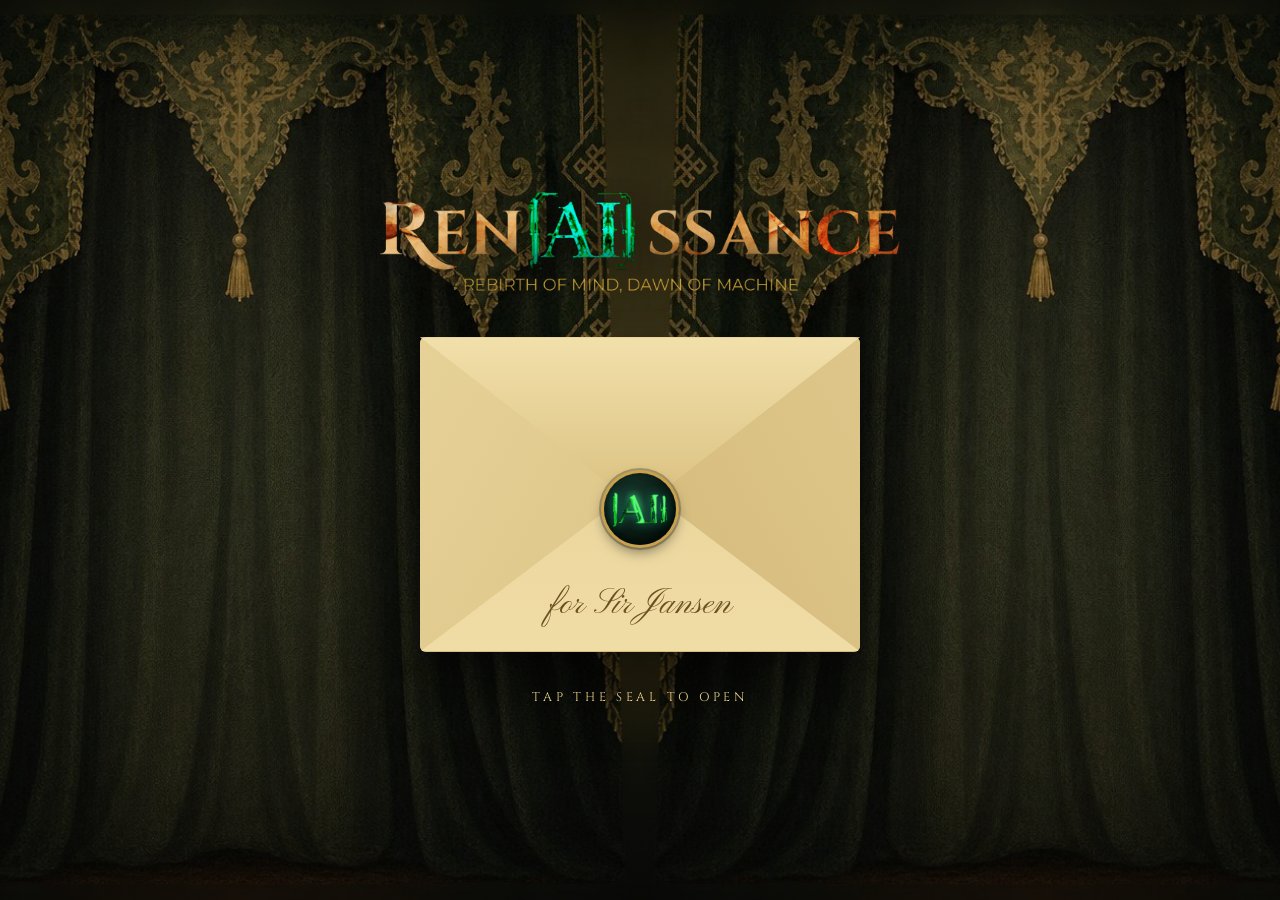
<file: index.html>
<!doctype html>
<html lang="en">
<head>
<meta charset="utf-8">
<meta name="viewport" content="width=device-width, initial-scale=1, viewport-fit=cover">
<title>A Letter for Sir Jansen · Ren[AI]ssance</title>
<meta name="description" content="A letter of gratitude to Sir Jansen De Silva from BSIT IV — Ren[AI]ssance (NOVA), Southern Luzon State University.">
<meta name="theme-color" content="#0b1a11">
<meta property="og:type" content="website">
<meta property="og:title" content="A Letter for Sir Jansen · Ren[AI]ssance">
<meta property="og:description" content="A letter of gratitude, and a photo strip from the seminar.">
<meta property="og:image" content="https://arymsrv-coder.github.io/renaissance-letter-sir-jansen/strips/featured-s.jpg">
<link rel="icon" href="assets/logo.png">
<link rel="preconnect" href="https://fonts.googleapis.com">
<link rel="preconnect" href="https://fonts.gstatic.com" crossorigin>
<link href="https://fonts.googleapis.com/css2?family=Cinzel:wght@400;600&family=EB+Garamond:ital,wght@0,400;0,500;1,400&family=Pinyon+Script&display=swap" rel="stylesheet">
<link rel="stylesheet" href="css/style.css">
<noscript><style>.intro{display:none!important}.letter-wrap{display:block!important}body{overflow:auto!important}</style></noscript>
</head>
<body class="intro-lock">
<div class="backdrop" aria-hidden="true"></div>

<!-- ───────── Scene 1: the sealed envelope ───────── -->
<section class="intro" id="intro" aria-label="Sealed letter">
  <img class="intro-logo" src="assets/logo.png" width="2005" height="419" alt="Ren[AI]ssance — Rebirth of Mind, Dawn of Machine">
  <button class="envelope" id="open" type="button" aria-label="Open the letter for Sir Jansen">
    <span class="env-back"></span>
    <span class="env-paper"><i></i></span>
    <span class="env-piece env-left"></span>
    <span class="env-piece env-right"></span>
    <span class="env-piece env-bottom"></span>
    <span class="env-to">for Sir Jansen</span>
    <span class="env-flap"></span>
    <span class="env-seal"><img src="assets/seal-ai.png" width="91" height="62" alt=""></span>
  </button>
  <p class="intro-hint">Tap the seal to open</p>
</section>

<!-- ───────── Scene 2: the letter ───────── -->
<div class="letter-wrap" id="letter">
  <header class="mast">
    <img src="assets/logo.png" width="2005" height="419" alt="Ren[AI]ssance — Rebirth of Mind, Dawn of Machine">
    <p class="kicker">A letter of gratitude</p>
  </header>

  <main>
    <article class="sheet" aria-label="Letter to Sir Jansen De Silva">
      <span class="corner tl"></span><span class="corner tr"></span><span class="corner bl"></span><span class="corner br"></span>

      <p class="salutation fade">Dear Sir Jansen De Silva,</p>

      <p class="lead fade">On behalf of BSIT IV - Ren<span class="ai">[AI]</span>ssance (NOVA), I would like to send our warmest and sincerest thanks. Despite grieving for the loss of your dearest lola, you were able to provide a talk for the seminar that the BSIT students would cherish and use for the years to come. Although it was cut short due to time constraint — it was, to say the least, impactful and very engaging.</p>

      <p class="fade">The moment I started looking for resource speakers, my friends from the Engineering department immediately pointed me toward you. I looked you up on Facebook to see your background for myself, and your caliber is truly impressive. We are beyond lucky to have you, Sir Jansen, as one of our guest speakers.</p>

      <p class="fade">I don’t think saying thank you would begin to cover the gratitude that we have for you Sir! We appreciate the dedication and passion that you put in, especially for being an educator. Despite juggling 4 jobs, you still have the kind of smile that looks as if everything you’ve done thus far is all worth it. I hope you will continue to inspire and shine your light on most of us Sir Jansen!</p>

      <p class="kaya fade"><span aria-hidden="true">✦</span> Kaya matsalab malala Sir Jansen <span aria-hidden="true">✦</span></p>

      <footer class="sign fade">
        <p class="sign-name">Arym Sherwin Rodas Vendiola</p>
        <p class="sign-role">Project Head, Ren<span class="ai">[AI]</span>ssance (NOVA)</p>
        <p class="sign-org">Southern Luzon State University</p>
      </footer>
    </article>

    <div class="hands-bleed fade" aria-hidden="true">
      <img src="assets/hands.webp" width="2000" height="513" alt="" loading="lazy">
    </div>

    <section class="moment" aria-labelledby="moment-h">
      <h2 id="moment-h" class="fade">A moment to keep</h2>
      <p class="moment-sub fade">From the questions, to the slides, to the certificate.</p>
      <figure class="strip-card fade">
        <a href="strips/featured.jpg" target="_blank" rel="noopener" aria-label="Open the photo strip full size">
          <img src="strips/featured-s.jpg" width="520" height="1760" alt="Photo strip: Sir Jansen answering a question, presenting his Tech + Process and Your AI Advantage slides, and receiving his certificate of appreciation with the organizers.">
        </a>
      </figure>
      <div class="actions fade">
        <a class="btn btn-solid" href="strips/featured.jpg" download="Sir-Jansen-photo-strip.jpg">Save the photo strip</a>
        <a class="btn" href="gallery.html">See every photo of you →</a>
      </div>
    </section>
  </main>

  <footer class="site-foot">
    <p>Ren<span class="ai">[AI]</span>ssance · Rebirth of Mind, Dawn of Machine</p>
    <p class="muted">BSIT IV · NOVA · Southern Luzon State University</p>
  </footer>
</div>

<script src="js/letter.js"></script>
</body>
</html>
</file>
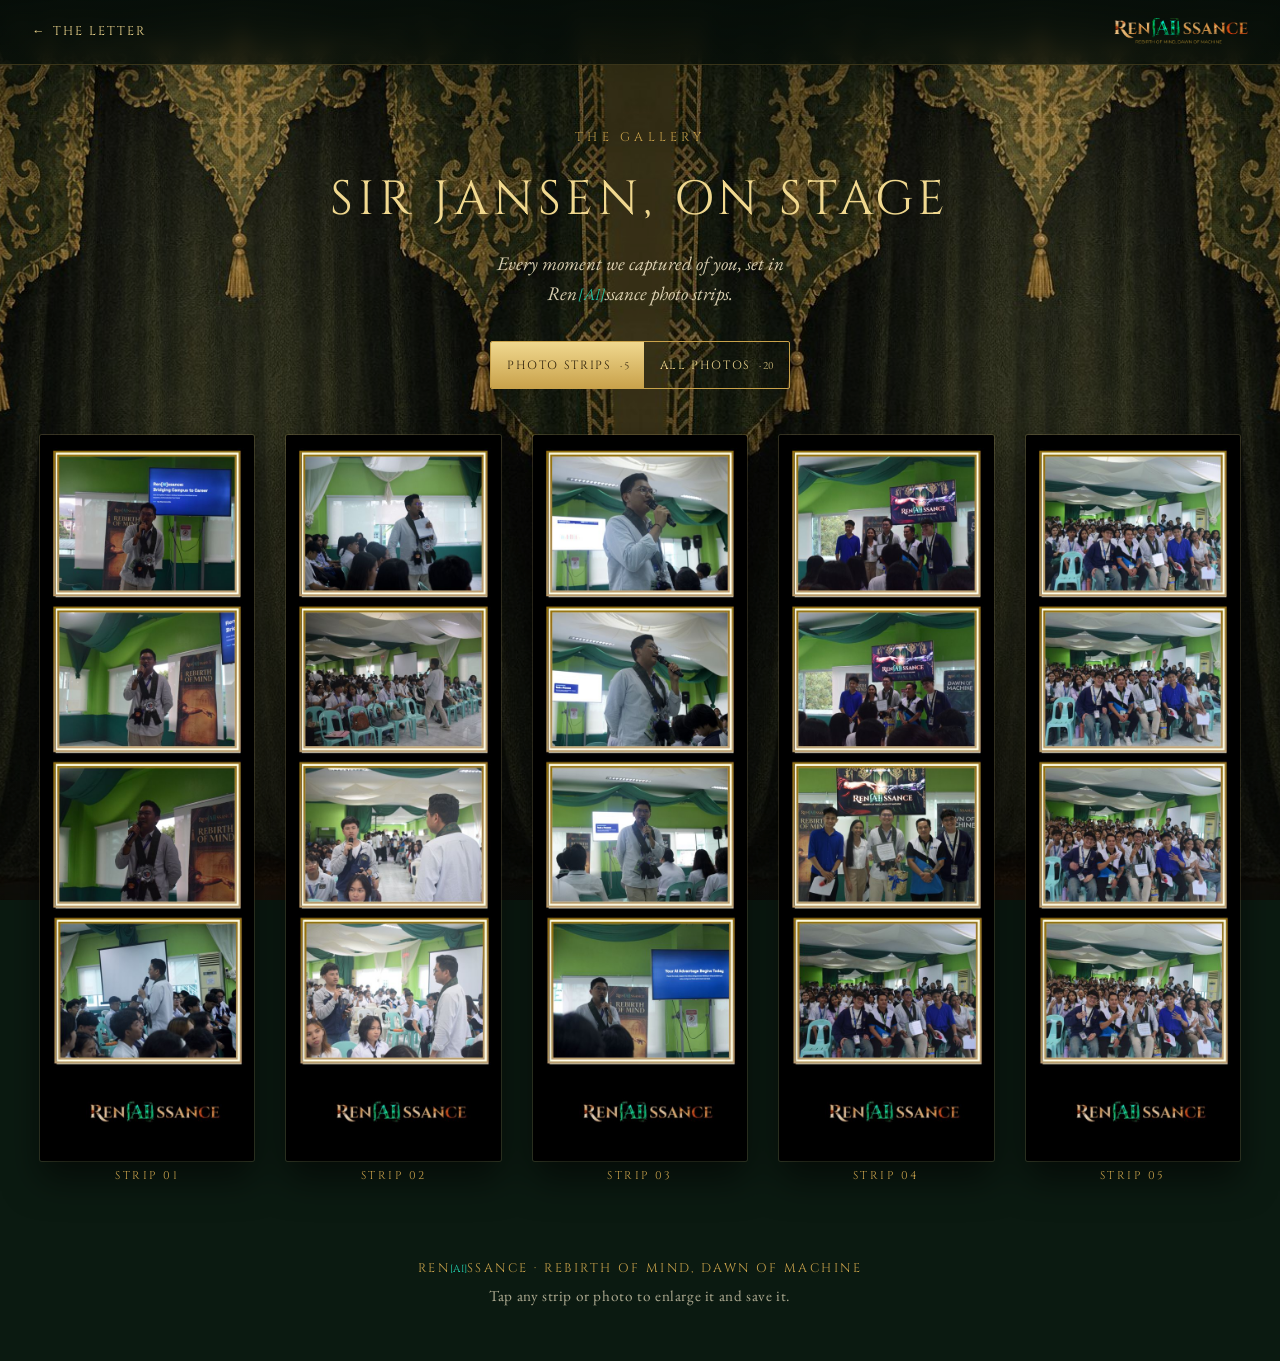
<file: gallery.html>
<!doctype html>
<html lang="en">
<head>
<meta charset="utf-8">
<meta name="viewport" content="width=device-width, initial-scale=1, viewport-fit=cover">
<title>Sir Jansen on Stage · Ren[AI]ssance Gallery</title>
<meta name="description" content="Every photo of Sir Jansen from the Ren[AI]ssance seminar, in photo strips.">
<meta name="theme-color" content="#0b1a11">
<meta property="og:type" content="website">
<meta property="og:title" content="Sir Jansen on Stage · Ren[AI]ssance Gallery">
<meta property="og:description" content="Every photo from his talk, in Ren[AI]ssance photo strips.">
<meta property="og:image" content="https://arymsrv-coder.github.io/renaissance-letter-sir-jansen/strips/featured-s.jpg">
<link rel="icon" href="assets/logo.png">
<link rel="preconnect" href="https://fonts.googleapis.com">
<link rel="preconnect" href="https://fonts.gstatic.com" crossorigin>
<link href="https://fonts.googleapis.com/css2?family=Cinzel:wght@400;600&family=EB+Garamond:ital,wght@0,400;0,500;1,400&family=Pinyon+Script&display=swap" rel="stylesheet">
<link rel="stylesheet" href="css/style.css">
</head>
<body class="gallery-page">
<div class="backdrop" aria-hidden="true"></div>

<nav class="gbar" aria-label="Gallery navigation">
  <a class="back" href="index.html#letter"><span aria-hidden="true">←</span> The letter</a>
  <img src="assets/logo.png" width="2005" height="419" alt="Ren[AI]ssance">
</nav>

<header class="ghead">
  <p class="kicker">The gallery</p>
  <h1>Sir Jansen, on stage</h1>
  <p class="ghead-sub">Every moment we captured of you, set in Ren<span class="ai">[AI]</span>ssance photo strips.</p>
  <div class="tabs" role="tablist" aria-label="View">
    <button role="tab" id="tab-strips" aria-selected="true" aria-controls="grid-strips" class="tab on">Photo strips <small id="count-strips"></small></button>
    <button role="tab" id="tab-photos" aria-selected="false" aria-controls="grid-photos" class="tab">All photos <small id="count-photos"></small></button>
  </div>
</header>

<main>
  <section id="grid-strips" class="strip-grid" role="tabpanel" aria-labelledby="tab-strips"></section>
  <section id="grid-photos" class="photo-grid" role="tabpanel" aria-labelledby="tab-photos" hidden></section>
</main>

<footer class="site-foot">
  <p>Ren<span class="ai">[AI]</span>ssance · Rebirth of Mind, Dawn of Machine</p>
  <p class="muted">Tap any strip or photo to enlarge it and save it.</p>
</footer>

<!-- Lightbox -->
<div class="lb" id="lb" role="dialog" aria-modal="true" aria-label="Photo viewer" hidden>
  <button class="lb-close" id="lb-close" aria-label="Close">×</button>
  <button class="lb-nav lb-prev" id="lb-prev" aria-label="Previous">‹</button>
  <figure class="lb-stage">
    <img id="lb-img" alt="">
    <figcaption><span id="lb-cap"></span><a id="lb-dl" class="btn btn-solid" download>Save</a></figcaption>
  </figure>
  <button class="lb-nav lb-next" id="lb-next" aria-label="Next">›</button>
</div>

<script src="js/gallery.js"></script>
</body>
</html>
</file>
<file: css/style.css>
/* Ren[AI]ssance — letter for Sir Jansen
   Velvet green · antique gold · parchment */
:root{
  --velvet:#0b1a11; --velvet-2:#143022;
  --gold:#c9a24b; --gold-hi:#f0d88f; --gold-lo:#8a6a1e;
  --parch:#f4e8c8; --parch-2:#e6d3a0;
  --ink:#3a2915; --ink-soft:#5a4426;
  --teal:#22d3b0; --teal-lo:#0f8f78;
  --display:'Cinzel',Georgia,serif;
  --body:'EB Garamond',Georgia,'Times New Roman',serif;
  --script:'Pinyon Script','Snell Roundhand',cursive;
}
*,*::before,*::after{box-sizing:border-box}
html{-webkit-text-size-adjust:100%;scroll-behavior:smooth}
body{
  margin:0; min-height:100vh; min-height:100dvh;
  background:var(--velvet); color:var(--parch);
  font-family:var(--body); font-size:18px; line-height:1.6;
  -webkit-font-smoothing:antialiased;
}
img{max-width:100%; height:auto; display:block}
a{color:inherit}
:focus-visible{outline:2px solid var(--gold-hi); outline-offset:3px}
.ai{color:var(--teal); font-family:var(--display); font-size:.82em; letter-spacing:.02em; white-space:nowrap}
.muted{opacity:.7}
.kicker{font-family:var(--display); font-size:.78rem; letter-spacing:.34em; text-transform:uppercase; color:var(--gold); margin:0}

/* velvet backdrop, fixed behind everything.
   Wide screens get the pair of curtains; portrait screens get a single one (the seam would sit mid-screen). */
:root{--curtain:url("../assets/curtain-pair.jpg")}
@media (max-aspect-ratio:1/1){:root{--curtain:url("../assets/curtain-single.jpg")}}
.backdrop{
  position:fixed; inset:0; z-index:-1;
  background:
    radial-gradient(130% 100% at 50% 40%, rgba(0,0,0,0) 40%, rgba(0,0,0,.45) 100%),
    var(--curtain) center / cover no-repeat;
  filter:brightness(.8);
}

/* buttons */
.btn{
  display:inline-flex; align-items:center; justify-content:center; gap:.5em;
  min-height:48px; padding:.7em 1.5em;
  font-family:var(--display); font-size:.82rem; letter-spacing:.16em; text-transform:uppercase; text-decoration:none;
  color:var(--gold-hi); background:transparent; cursor:pointer;
  border:1px solid var(--gold); border-radius:2px;
  transition:background .25s, color .25s, transform .25s, box-shadow .25s;
}
.btn:hover{background:rgba(201,162,75,.14); transform:translateY(-1px)}
.btn-solid{background:linear-gradient(180deg,var(--gold-hi),var(--gold)); color:#2a1d08; border-color:var(--gold-hi); font-weight:600}
.btn-solid:hover{background:linear-gradient(180deg,#fff0b8,var(--gold-hi)); box-shadow:0 6px 24px rgba(240,216,143,.25)}

/* ───────────── Scene 1: envelope ───────────── */
body.intro-lock{overflow:hidden}
.intro{
  position:fixed; inset:0; z-index:50;
  display:flex; flex-direction:column; align-items:center; justify-content:center; gap:clamp(18px,4vh,40px);
  padding:max(20px,env(safe-area-inset-top)) 20px max(20px,env(safe-area-inset-bottom));
  background:
    radial-gradient(90% 70% at 50% 50%, rgba(0,0,0,.1), rgba(0,0,0,.55)),
    var(--curtain) center / cover no-repeat;
  transition:opacity .9s ease, visibility .9s;
}
@media (max-aspect-ratio:1/1){.intro{padding-top:max(18vh,env(safe-area-inset-top))}} /* keep the logo clear of the curtain tassel */
.intro.leaving{opacity:0; visibility:hidden}
.intro.gone{display:none}
.intro-logo{width:min(82vw,520px); filter:drop-shadow(0 6px 20px rgba(0,0,0,.6)); animation:fadeUp 1.2s .1s both}
.intro-hint{
  margin:0; font-family:var(--display); font-size:.78rem; letter-spacing:.3em; text-transform:uppercase; color:var(--gold-hi);
  animation:fadeUp 1.2s .5s both, pulse 2.4s 1.8s ease-in-out infinite;
}
.intro.leaving .intro-hint, .opening .intro-hint{opacity:0!important; animation:none; transition:opacity .4s}

.envelope{
  --w:min(84vw,440px);
  position:relative; width:var(--w); aspect-ratio:7/5; padding:0; border:0; background:none; cursor:pointer;
  perspective:1400px; -webkit-tap-highlight-color:transparent;
  filter:drop-shadow(0 28px 34px rgba(0,0,0,.6));
  animation:fadeUp 1.2s .3s both, float 5s 1.6s ease-in-out infinite;
}
.envelope.open{animation:none}
.env-back,.env-paper,.env-piece,.env-flap,.env-seal,.env-to{position:absolute; display:block}
.env-back{inset:0; border-radius:6px; background:linear-gradient(160deg,#cdb375,#b99c58)}
.env-paper{
  left:5%; right:5%; top:5%; bottom:7%; z-index:2; border-radius:3px;
  background:linear-gradient(180deg,#fdf6df,#f4e8c8);
  box-shadow:0 2px 8px rgba(0,0,0,.25);
  transition:transform 1.1s cubic-bezier(.22,.8,.2,1);
}
.env-paper i{
  position:absolute; inset:18% 12% 14%;
  background:repeating-linear-gradient(to bottom, transparent 0 13px, rgba(90,68,38,.22) 13px 14px);
}
.env-piece{inset:0; z-index:3}
.env-left{clip-path:polygon(0 0,53% 54.5%,0 100%); background:linear-gradient(120deg,#e6d197,#d8bf80); border-radius:6px 0 0 6px}
.env-right{clip-path:polygon(100% 0,47% 54.5%,100% 100%); background:linear-gradient(240deg,#dec68a,#d0b574); border-radius:0 6px 6px 0}
.env-bottom{clip-path:polygon(0 100%,50% 47%,100% 100%); background:linear-gradient(0deg,#f0dca5,#e6d196); border-radius:0 0 6px 6px}
.env-to{
  z-index:4; left:0; right:0; bottom:9%; text-align:center; pointer-events:none;
  font-family:var(--script); font-size:clamp(1.5rem,6.5vw,2.2rem); color:#6b4f22; line-height:1;
}
.env-flap{
  z-index:5; left:0; right:0; top:0; height:54.5%;
  clip-path:polygon(0 0,100% 0,50% 100%);
  background:linear-gradient(180deg,#f2e0ab,#d9c07f);
  transform-origin:50% 0; backface-visibility:visible;
  transition:transform .85s cubic-bezier(.5,0,.3,1), z-index 0s .4s;
}
.env-seal{
  z-index:6; left:50%; top:54.5%; width:clamp(54px,15vw,72px); aspect-ratio:1; border-radius:50%;
  transform:translate(-50%,-50%);
  display:grid; place-items:center;
  background:radial-gradient(circle at 38% 32%,#17352a,#06130d 72%);
  box-shadow:0 0 0 3px var(--gold), 0 0 0 5px rgba(0,0,0,.25), 0 6px 14px rgba(0,0,0,.5), inset 0 -4px 8px rgba(0,0,0,.5);
  transition:transform .5s cubic-bezier(.5,-.4,.5,1), opacity .4s;
}
.env-seal img{width:74%; height:auto; filter:drop-shadow(0 0 5px rgba(34,211,176,.55))}
.envelope:hover .env-seal{transform:translate(-50%,-50%) scale(1.07)}
.envelope.open .env-seal{transform:translate(-50%,-50%) scale(0) rotate(50deg); opacity:0}
.envelope.open .env-flap{transform:rotateX(180deg); z-index:1}
.envelope.rise .env-paper{transform:translateY(-58%)}

/* ───────────── Scene 2: letter ───────────── */
.letter-wrap{display:none}
body.opened .letter-wrap{display:block; animation:riseIn 1.2s cubic-bezier(.2,.8,.2,1) both}
.mast{text-align:center; padding:clamp(36px,8vh,72px) 20px 28px}
.mast img{width:min(78vw,420px); margin:0 auto 18px; filter:drop-shadow(0 6px 18px rgba(0,0,0,.6))}

main{padding:0 clamp(14px,4vw,32px)}
.sheet{
  position:relative; max-width:740px; margin:0 auto;
  padding:clamp(34px,7vw,72px) clamp(22px,6vw,68px);
  color:var(--ink);
  background:
    url("data:image/svg+xml;utf8,<svg xmlns='http://www.w3.org/2000/svg' width='220' height='220'><filter id='n'><feTurbulence type='fractalNoise' baseFrequency='.9' numOctaves='2' stitchTiles='stitch'/><feColorMatrix values='0 0 0 0 .35  0 0 0 0 .24  0 0 0 0 .08  0 0 0 .09 0'/></filter><rect width='100%' height='100%' filter='url(%23n)'/></svg>"),
    radial-gradient(120% 90% at 50% 0%, #f8edcf 0%, var(--parch) 55%, var(--parch-2) 100%);
  border-radius:3px;
  box-shadow:0 40px 80px rgba(0,0,0,.6), 0 0 0 1px rgba(240,216,143,.25), inset 0 0 90px rgba(130,90,20,.28);
}
.sheet::before,.sheet::after{content:""; position:absolute; pointer-events:none; border:1px solid var(--gold-lo)}
.sheet::before{inset:10px; opacity:.85}
.sheet::after{inset:16px; opacity:.4}
.corner{position:absolute; width:34px; height:34px; border:2px solid var(--gold-lo); opacity:.85; pointer-events:none}
.corner.tl{top:7px; left:7px; border-right:0; border-bottom:0}
.corner.tr{top:7px; right:7px; border-left:0; border-bottom:0}
.corner.bl{bottom:7px; left:7px; border-right:0; border-top:0}
.corner.br{bottom:7px; right:7px; border-left:0; border-top:0}
.sheet .ai{color:var(--teal-lo)}

.sheet p{margin:0 0 1.15em; font-size:clamp(1.08rem,2.2vw + .5rem,1.28rem); line-height:1.72; hyphens:none; -webkit-hyphens:none; text-wrap:pretty}
.salutation{font-family:var(--script); font-size:clamp(2rem,6.5vw,2.9rem)!important; line-height:1.2!important; color:var(--gold-lo); margin-bottom:.6em!important}
.lead::first-letter{
  float:left; font-family:var(--display); font-weight:600; color:var(--gold-lo);
  font-size:3.5em; line-height:.82; padding:.06em .1em 0 0;
}
.kaya{
  text-align:center; font-family:var(--display); font-weight:600; letter-spacing:.06em;
  font-size:clamp(1.1rem,3.4vw,1.45rem)!important; line-height:1.5!important; color:var(--gold-lo);
  margin:1.8em 0 1.4em!important; padding:1.1em 0; border-top:1px solid rgba(138,106,30,.45); border-bottom:1px solid rgba(138,106,30,.45);
}
.kaya span{color:var(--gold); margin:0 .35em}
.sign{margin-top:2.2rem; text-align:right}
.sign p{margin:0!important}
.sign-name{font-family:var(--script); font-size:clamp(2rem,6.5vw,2.8rem)!important; line-height:1.1!important; color:var(--ink)}
.sign-role{font-family:var(--display); font-size:.82rem!important; letter-spacing:.14em; text-transform:uppercase; color:var(--gold-lo); margin-top:.5em!important; line-height:1.5!important}
.sign-org{font-style:italic; font-size:1rem!important; color:var(--ink-soft)}

/* photo strip section */
.moment{max-width:740px; margin:clamp(20px,4vh,40px) auto 0; text-align:center}
/* hands: true edge-to-edge band (sleeve touches the left edge, robot arm the right) */
.letter-wrap{overflow-x:clip}
.hands-bleed{
  position:relative; width:100vw; left:50%; margin:clamp(48px,9vh,88px) 0 0 -50vw;
  overflow:hidden; text-align:center;
}
.hands-bleed img{
  width:max(100%,780px); max-width:none; height:auto; margin:0 auto; position:relative; left:50%; transform:translateX(-50%);
  filter:drop-shadow(0 14px 30px rgba(0,0,0,.6));
}
.js .hands-bleed.fade.in{transform:none}
.moment h2{font-family:var(--display); font-weight:400; font-size:clamp(1.5rem,5vw,2.2rem); letter-spacing:.12em; text-transform:uppercase; color:var(--gold-hi); margin:.2em 0 .2em}
.moment-sub{margin:0 auto 2em; max-width:30ch; font-style:italic; font-size:1.15rem; opacity:.85}
.strip-card{margin:0 auto; width:min(74vw,330px); transform:rotate(-1.6deg); transition:transform .5s cubic-bezier(.2,.8,.2,1)}
.strip-card:hover{transform:rotate(0) scale(1.02)}
.strip-card img{width:100%; border-radius:2px; box-shadow:0 30px 60px rgba(0,0,0,.65), 0 0 0 1px rgba(240,216,143,.3), 0 0 60px rgba(201,162,75,.18)}
.actions{display:flex; flex-wrap:wrap; justify-content:center; gap:14px; margin:2.4em 0 0}

.site-foot{text-align:center; padding:72px 20px calc(48px + env(safe-area-inset-bottom)); font-family:var(--display); font-size:.78rem; letter-spacing:.2em; text-transform:uppercase; color:var(--gold)}
.site-foot p{margin:.3em 0}
.site-foot .muted{font-family:var(--body); letter-spacing:.04em; text-transform:none; font-size:.95rem; color:var(--parch)}

/* reveal on scroll */
.js .fade{opacity:0; transform:translateY(18px); transition:opacity .9s ease, transform .9s cubic-bezier(.2,.8,.2,1)}
.js .fade.in{opacity:1; transform:none}
.js .strip-card.fade.in{transform:rotate(-1.6deg)}
.js .strip-card.fade.in:hover{transform:rotate(0) scale(1.02)}

/* ───────────── Gallery ───────────── */
.gbar{
  position:sticky; top:0; z-index:20; display:flex; align-items:center; justify-content:space-between; gap:12px;
  padding:max(10px,env(safe-area-inset-top)) clamp(14px,4vw,32px) 10px;
  background:linear-gradient(180deg,rgba(6,14,9,.92),rgba(6,14,9,.7)); backdrop-filter:blur(8px); -webkit-backdrop-filter:blur(8px);
  border-bottom:1px solid rgba(201,162,75,.25);
}
.gbar .back{font-family:var(--display); font-size:.78rem; letter-spacing:.16em; text-transform:uppercase; text-decoration:none; color:var(--gold-hi); padding:12px 0; min-height:44px; display:inline-flex; align-items:center; gap:.5em}
.gbar .back:hover{color:#fff}
.gbar img{height:28px; width:auto}
.ghead{text-align:center; padding:clamp(32px,7vh,64px) 20px 20px}
.ghead h1{font-family:var(--display); font-weight:400; font-size:clamp(1.7rem,6vw,3rem); letter-spacing:.1em; text-transform:uppercase; color:var(--gold-hi); margin:.3em 0 .2em; text-wrap:balance}
.ghead-sub{margin:0 auto 1.6em; max-width:34ch; font-style:italic; font-size:1.2rem; opacity:.88}
.tabs{display:inline-flex; border:1px solid var(--gold); border-radius:2px; overflow:hidden}
.tab{font-family:var(--display); font-size:.74rem; letter-spacing:.14em; text-transform:uppercase; color:var(--gold-hi); background:transparent; border:0; padding:.85em 1.3em; min-height:46px; cursor:pointer; transition:background .25s,color .25s}
.tab small{font-family:var(--body); font-size:.95em; opacity:.7; letter-spacing:0; margin-left:.3em}
.tab.on{background:linear-gradient(180deg,var(--gold-hi),var(--gold)); color:#2a1d08}
.tab:not(.on):hover{background:rgba(201,162,75,.15)}

.gallery-page main{padding:10px clamp(14px,4vw,40px) 0; max-width:1300px; margin:0 auto}
.strip-grid{display:grid; grid-template-columns:repeat(2,1fr); gap:clamp(14px,3vw,32px); padding-top:16px}
@media (min-width:640px){.strip-grid{grid-template-columns:repeat(3,1fr)}}
@media (min-width:980px){.strip-grid{grid-template-columns:repeat(5,1fr)}}
.strip-item{position:relative; padding:0; border:0; background:none; cursor:zoom-in; transition:transform .4s cubic-bezier(.2,.8,.2,1)}
.strip-item img{width:100%; border-radius:2px; box-shadow:0 18px 36px rgba(0,0,0,.55), 0 0 0 1px rgba(240,216,143,.2)}
.strip-item:hover{transform:translateY(-6px) rotate(-.6deg)}
.strip-item:hover img{box-shadow:0 26px 48px rgba(0,0,0,.6), 0 0 0 1px rgba(240,216,143,.5), 0 0 40px rgba(201,162,75,.2)}
.strip-item span{display:block; margin-top:.7em; font-family:var(--display); font-size:.7rem; letter-spacing:.22em; text-transform:uppercase; color:var(--gold)}

.photo-grid{columns:2; column-gap:clamp(10px,2vw,20px); padding-top:16px}
@media (min-width:700px){.photo-grid{columns:3}}
@media (min-width:1100px){.photo-grid{columns:4}}
.photo-grid[hidden],.strip-grid[hidden]{display:none}
.photo-item{display:block; width:100%; margin:0 0 clamp(10px,2vw,20px); padding:0; border:0; background:#0006; cursor:zoom-in; break-inside:avoid; position:relative; overflow:hidden; border-radius:2px; box-shadow:0 10px 24px rgba(0,0,0,.5), 0 0 0 1px rgba(240,216,143,.18)}
.photo-item img{width:100%; transition:transform .6s cubic-bezier(.2,.8,.2,1), filter .4s}
.photo-item:hover img{transform:scale(1.04); filter:brightness(1.08)}

/* lightbox */
.lb{position:fixed; inset:0; z-index:100; display:grid; grid-template-columns:auto 1fr auto; align-items:center; background:rgba(3,8,5,.94); backdrop-filter:blur(6px); -webkit-backdrop-filter:blur(6px); animation:fadeIn .25s both}
.lb[hidden]{display:none}
.lb-stage{margin:0; min-width:0; height:100%; display:flex; flex-direction:column; align-items:center; justify-content:center; gap:14px; padding:max(54px,env(safe-area-inset-top)) 0 max(14px,env(safe-area-inset-bottom))}
.lb-stage img{max-width:100%; max-height:calc(100dvh - 150px); width:auto; height:auto; object-fit:contain; border-radius:2px; box-shadow:0 20px 60px rgba(0,0,0,.7)}
.lb-stage figcaption{display:flex; align-items:center; gap:16px; font-family:var(--display); font-size:.74rem; letter-spacing:.2em; text-transform:uppercase; color:var(--gold)}
.lb-stage .btn{min-height:42px; padding:.55em 1.2em}
.lb-nav{width:clamp(44px,8vw,72px); height:100%; border:0; background:none; color:var(--gold-hi); font-size:clamp(2.2rem,6vw,3.6rem); cursor:pointer; transition:background .25s}
.lb-nav:hover{background:rgba(201,162,75,.1)}
.lb-close{position:absolute; top:max(8px,env(safe-area-inset-top)); right:10px; z-index:2; width:46px; height:46px; border:1px solid rgba(201,162,75,.6); border-radius:50%; background:rgba(0,0,0,.4); color:var(--gold-hi); font-size:1.8rem; line-height:1; cursor:pointer}
.lb-close:hover{background:rgba(201,162,75,.2)}
@media (max-width:560px){.lb{grid-template-columns:34px 1fr 34px}.lb-nav{width:34px;font-size:2rem}}

/* motion */
@keyframes fadeUp{from{opacity:0; transform:translateY(16px)}to{opacity:1; transform:none}}
@keyframes fadeIn{from{opacity:0}to{opacity:1}}
@keyframes riseIn{from{opacity:0; transform:translateY(40px)}to{opacity:1; transform:none}}
@keyframes float{0%,100%{transform:translateY(0)}50%{transform:translateY(-8px)}}
@keyframes pulse{0%,100%{opacity:.55}50%{opacity:1}}
@media (prefers-reduced-motion: reduce){
  *,*::before,*::after{animation-duration:.01ms!important; animation-iteration-count:1!important; transition-duration:.01ms!important; scroll-behavior:auto!important}
  .js .fade{opacity:1; transform:none}
}
</file>
